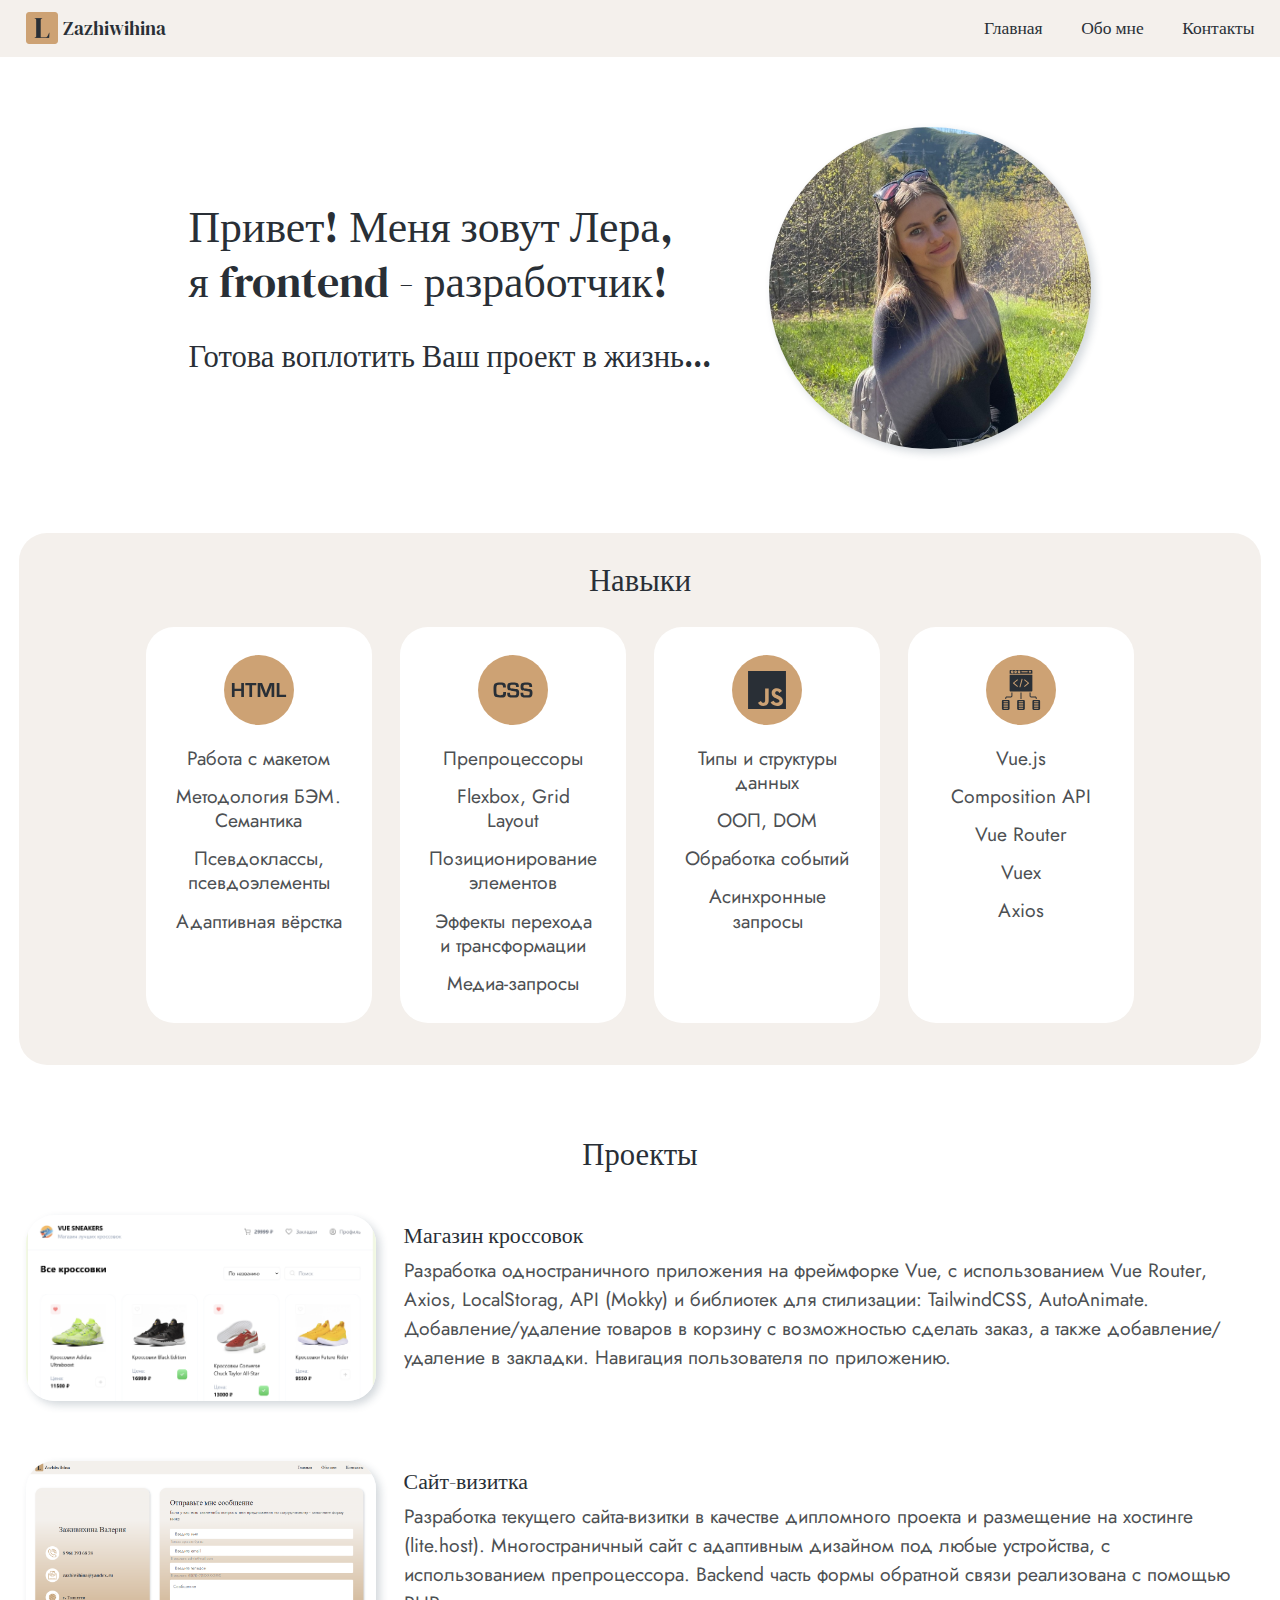
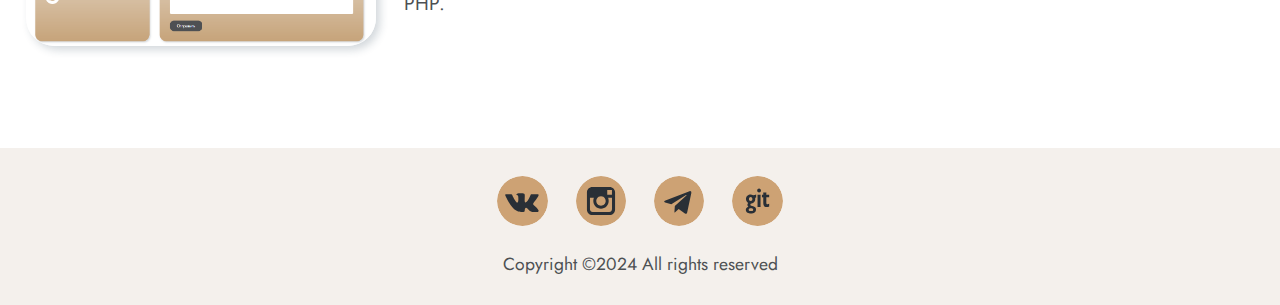
<file: index.html>
<!DOCTYPE html>
<html lang="ru">
  <head>
    <meta charset="UTF-8" />
    <meta name="viewport" content="width=device-width, initial-scale=1.0" />
    <title>Zazhiwihina</title>
    <link
      rel="shortcut icon"
      sizes="32x32"
      href="image/favicon-rounded/favicon.ico"
    />
    <link
      href="https://fonts.googleapis.com/css2?family=DM+Serif+Display&display=swap"
      rel="stylesheet"
    />
    <link
      href="https://fonts.googleapis.com/css2?family=Jost:ital,wght@0,400;0,700;1,400&display=swap"
      rel="stylesheet"
    />
    <link rel="stylesheet" href="style/style.css" />
  </head>
  <body>
    <div class="container__body">
      <header class="header">
        <div class="container-center header_flex">
          <a href="index.html" class="header__link">
            <img
              src="image/favicon-rounded/favicon-32x32.png"
              alt="logo site"
            />Zazhiwihina</a
          >
          <nav class="nav">
            <a href="index.html" class="nav__element">Главная</a>
            <a href="aboutMe.html" class="nav__element">Обо мне</a>
            <a href="contact.html" class="nav__element">Контакты</a>
          </nav>
        </div>
      </header>
      <section class="banner">
        <div class="container-center banner_flex">
          <div class="banner__text">
            <h1 class="banner__text-h1">
              Привет! Меня зовут Лера, я&nbsp;frontend&nbsp;-&nbsp;разработчик!
            </h1>
            <h2 class="banner__text-h2">
              Готова воплотить Ваш проект в жизнь...
            </h2>
          </div>
          <img
            src="image/photoIndex.jpg"
            alt="photo of Valeria"
            class="banner__img"
          />
        </div>
      </section>
      <section class="skill">
        <div class="container-center skill_flex">
          <h2 class="skill__head">Навыки</h2>
          <div class="skill_flex-boxes">
            <a href="aboutMe.html" class="skill__box">
              <img
                src="image/html.svg"
                alt="icon html"
                class="skill__box__icon"
              />
              <ul class="skill__box__list">
                <li class="skill__box__el">Работа с макетом</li>
                <li class="skill__box__el">Методология БЭМ. Семантика</li>
                <li class="skill__box__el">Псевдоклассы, псевдоэлементы</li>
                <li class="skill__box__el">Адаптивная вёрстка</li>
              </ul>
            </a>
            <a href="aboutMe.html" class="skill__box">
              <img
                src="image/css.svg"
                alt="icon css"
                class="skill__box__icon"
              />
              <ul class="skill__box__list">
                <li class="skill__box__el">Препроцессоры</li>
                <li class="skill__box__el">Flexbox, Grid Layout</li>
                <li class="skill__box__el">Позиционирование элементов</li>
                <li class="skill__box__el">Эффекты перехода и трансформации</li>
                <li class="skill__box__el">Медиа-запросы</li>
              </ul>
            </a>
            <a href="aboutMe.html" class="skill__box">
              <img src="image/js.svg" alt="icon js" class="skill__box__icon" />
              <ul class="skill__box__list">
                <li class="skill__box__el">Типы и структуры данных</li>
                <li class="skill__box__el">ООП, DOM</li>
                <li class="skill__box__el">Обработка событий</li>
                <li class="skill__box__el">Асинхронные запросы</li>
              </ul>
            </a>
            <a href="aboutMe.html" class="skill__box">
              <img src="image/vue.svg" alt="icon js" class="skill__box__icon" />
              <ul class="skill__box__list">
                <li class="skill__box__el">Vue.js</li>
                <li class="skill__box__el">Composition API</li>
                <li class="skill__box__el">Vue Router</li>
                <li class="skill__box__el">Vuex</li>
                <li class="skill__box__el">Axios</li>
              </ul>
            </a>
          </div>
        </div>
      </section>
      <section class="work">
        <div class="container-center work_flex">
          <h2 class="work__head">Проекты</h2>
          <div class="work__box_flex">
            <div class="work__box">
              <a
                href="https://github.com/lerochkaz/vue-store"
                class="work__box__link"
              >
                <img
                  src="image/projects/vuesnikers.png"
                  alt="work image"
                  class="work__box-img"
                />
              </a>
              <div class="work__box__text">
                <h3 class="work__box__text-h3">Магазин кроссовок</h3>
                <p class="work__box__text-p">
                  Разработка одностраничного приложения на фреймфорке Vue, с
                  использованием Vue Router, Axios, LocalStorag, API (Mokky) и
                  библиотек для стилизации: TailwindCSS, AutoAnimate.
                  Добавление/удаление товаров в корзину с возможностью сделать
                  заказ, а также добавление/удаление в закладки. Навигация
                  пользователя по приложению.
                </p>
              </div>
            </div>
            <div class="work__box__line"></div>

            <div class="work__box">
              <a
                href="https://github.com/lerochkaz/graduation-project_website"
                class="work__box__link"
              >
                <img
                  src="image/projects/currentSite.png"
                  alt="work image"
                  class="work__box-img"
                />
              </a>
              <div class="work__box__text">
                <h3 class="work__box__text-h3">Сайт-визитка</h3>
                <p class="work__box__text-p">
                  Разработка текущего сайта-визитки в качестве дипломного
                  проекта и размещение на хостинге (lite.host). Многостраничный
                  сайт с адаптивным дизайном под любые устройства, с
                  использованием препроцессора. Backend часть формы обратной
                  связи реализована с помощью PHP.
                </p>
              </div>
            </div>
            <div class="work__box__line"></div>
          </div>
        </div>
      </section>
      <footer class="footer">
        <div class="container-center footer_flex">
          <div class="footer__box">
            <a href="https://vk.com/id187580643" class="footer__box-link">
              <img src="image/vk.svg" alt="icon vk" class="footer__box-icon" />
            </a>
            <a
              href="https://www.instagram.com/lzazhivikhina"
              class="footer__box-link"
            >
              <img
                src="image/instagram.svg"
                alt="icon instagram"
                class="footer__box-icon"
              />
            </a>
            <a href="https://t.me/valeria_zazhiwihina" class="footer__box-link">
              <img
                src="image/telegram.svg"
                alt="icon telegram"
                class="footer__box-icon"
              />
            </a>
            <a href="https://github.com/lerochkaz" class="footer__box-link">
              <img
                src="image/git.svg"
                alt="icon git"
                class="footer__box-icon"
              />
            </a>
          </div>
          <p class="footer__box-text">
            Copyright &copy;2024 All rights reserved
          </p>
        </div>
      </footer>
    </div>
  </body>
</html>
</file>
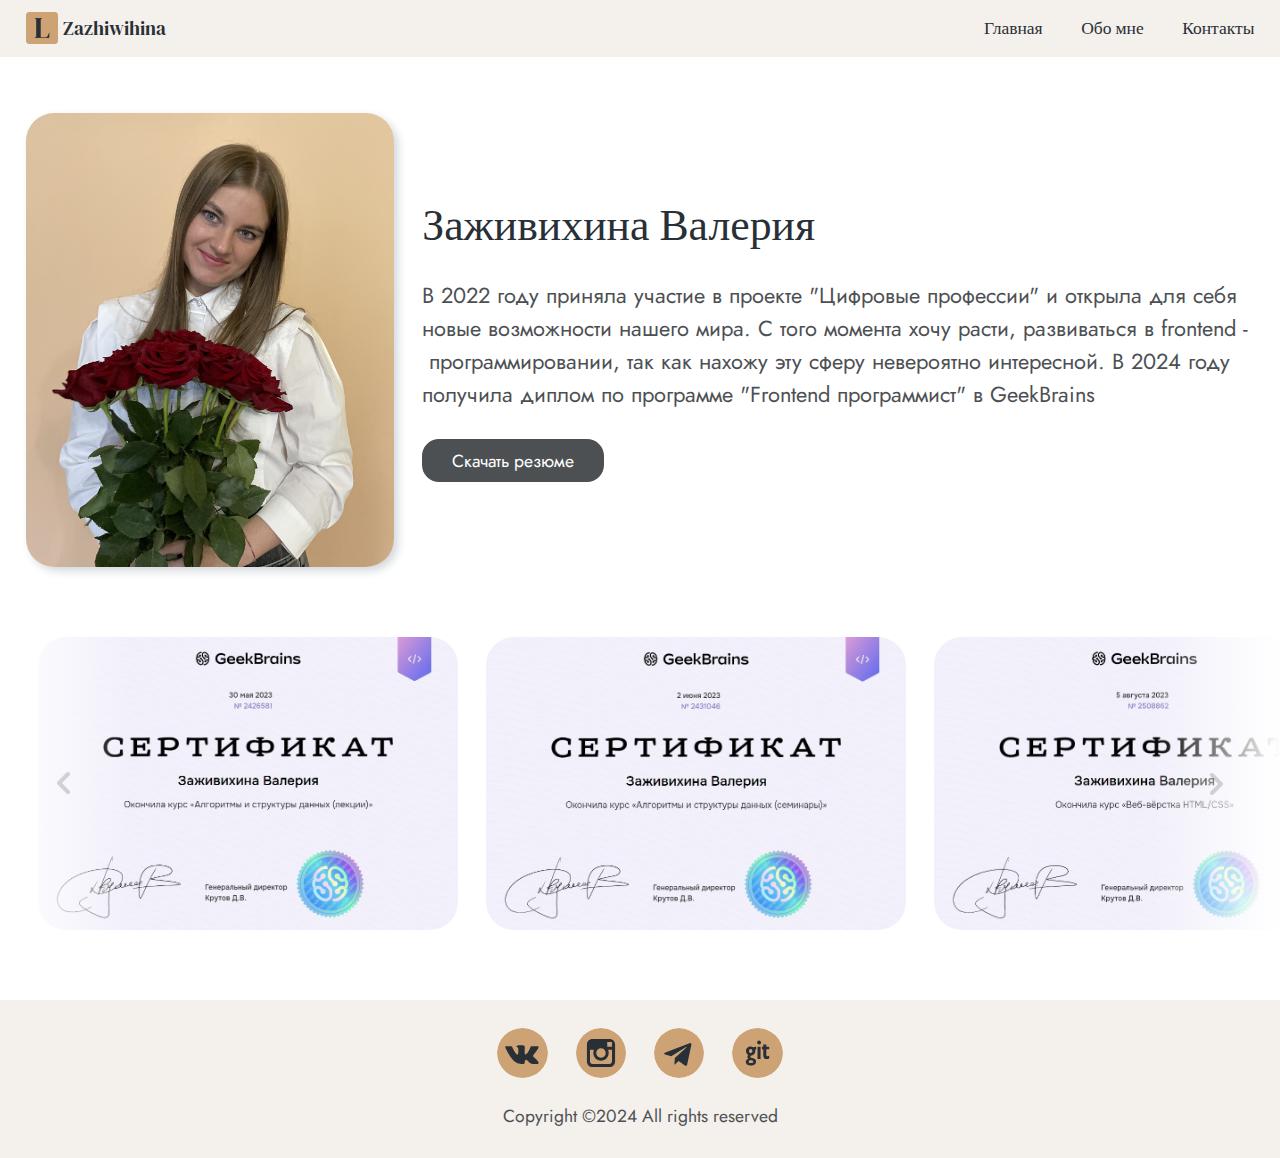
<file: aboutMe.html>
<!DOCTYPE html>
<html lang="ru">
  <head>
    <meta charset="UTF-8" />
    <meta name="viewport" content="width=device-width, initial-scale=1.0" />
    <title>Zazhiwihina. Обо мне</title>
    <link
      rel="shortcut icon"
      sizes="32x32"
      href="image/favicon-rounded/favicon.ico"
    />
    <link
      href="https://fonts.googleapis.com/css2?family=DM+Serif+Display&display=swap"
      rel="stylesheet"
    />
    <link
      href="https://fonts.googleapis.com/css2?family=Jost:ital,wght@0,400;0,700;1,400&display=swap"
      rel="stylesheet"
    />
    <link rel="stylesheet" href="style/style.css" />
  </head>
  <body>
    <div class="container__body">
      <header class="header">
        <div class="container-center header_flex">
          <a href="index.html" class="header__link">
            <img
              src="image/favicon-rounded/favicon-32x32.png"
              alt="logo site"
            />Zazhiwihina</a
          >
          <nav class="nav">
            <a href="index.html" class="nav__element">Главная</a>
            <a href="aboutMe.html" class="nav__element">Обо мне</a>
            <a href="contact.html" class="nav__element">Контакты</a>
          </nav>
        </div>
      </header>
      <section class="about about-padding">
        <div class="container-center about_flex">
          <img
            src="image/photoAboutMe.JPG"
            alt="photo Zazhiwihina Lera"
            class="about__img"
          />
          <div class="about__box">
            <h2 class="about__box-header">Заживихина Валерия</h2>
            <p class="about__box-text">
              В 2022 году приняла участие в проекте "Цифровые профессии" и
              открыла для себя новые возможности нашего мира. С того момента
              хочу расти, развиваться в frontend&nbsp;-&nbsp;программировании,
              так как нахожу эту сферу невероятно интересной. В 2024 году
              получила диплом по программе "Frontend программист" в GeekBrains
            </p>
            <a
              href="file/Resume.Zazhiwihina.pdf"
              download
              class="about__box__button"
              >Скачать резюме
            </a>
          </div>
        </div>
      </section>
      <div class="slider">
        <button class="pre-btn">
          <img src="image/arrow.png" alt="button previous" />
        </button>
        <button class="nxt-btn">
          <img src="image/arrow.png" alt="button next" />
        </button>
        <div class="slider-box">
          <img src="image/certificates/algoritmL.jpg" alt="image 1" />
          <img src="image/certificates/algoritmS.jpg" alt="image 2" />
          <img src="image/certificates/HTML+CSS_START.jpg" alt="image 3" />
          <img src="image/certificates/HTML+CSSL.jpg" alt="image 4" />
          <img src="image/certificates/HTML+CSSS.jpg" alt="image 5" />
          <img src="image/certificates/JS_START.jpg" alt="image 6" />
          <img src="image/certificates/JSECMAL.jpg" alt="image 7" />
          <img src="image/certificates/JSECMAS.jpg" alt="image 8" />
          <img src="image/certificates/JSAPIL.jpg" alt="image 9" />
          <img src="image/certificates/JSAPIS.jpg" alt="image 10" />
          <img src="image/certificates/JSPROL.jpg" alt="image 11" />
          <img src="image/certificates/JSPROS.jpg" alt="image 12" />
          <img src="image/certificates/OOPL.jpg" alt="image 13" />
          <img src="image/certificates/OOPS.jpg" alt="image 14" />
          <img src="image/certificates/VUE.jpg" alt="image 15" />
          <img src="image/certificates/gitL.jpg" alt="image 16" />
          <img src="image/certificates/gitS.jpg" alt="image 17" />
          <img src="image/certificates/exceptionL.jpg" alt="image 18" />
          <img src="image/certificates/exceptionS.jpg" alt="image 19" />
          <img src="image/certificates/testL.jpg" alt="image 20" />
          <img src="image/certificates/testS.jpg" alt="image 21" />
          <img src="image/certificates/SQLL.jpg" alt="image 22" />
          <img src="image/certificates/SQLS.jpg" alt="image 23" />
          <img src="image/certificates/CICD.jpg" alt="image 24" />
        </div>
      </div>
      <footer class="footer">
        <div class="container-center footer_flex">
          <div class="footer__box">
            <a href="https://vk.com/id187580643" class="footer__box-link">
              <img src="image/vk.svg" alt="icon vk" class="footer__box-icon" />
            </a>
            <a
              href="https://www.instagram.com/lzazhivikhina"
              class="footer__box-link"
            >
              <img
                src="image/instagram.svg"
                alt="icon instagram"
                class="footer__box-icon"
              />
            </a>
            <a href="https://t.me/valeria_zazhiwihina" class="footer__box-link">
              <img
                src="image/telegram.svg"
                alt="icon telegram"
                class="footer__box-icon"
              />
            </a>
            <a href="https://github.com/lerochkaz" class="footer__box-link">
              <img
                src="image/git.svg"
                alt="icon git"
                class="footer__box-icon"
              />
            </a>
          </div>
          <p class="footer__box-text">
            Copyright &copy;2024 All rights reserved
          </p>
        </div>
      </footer>
    </div>
    <script src="script/slider.js"></script>
  </body>
</html>
</file>
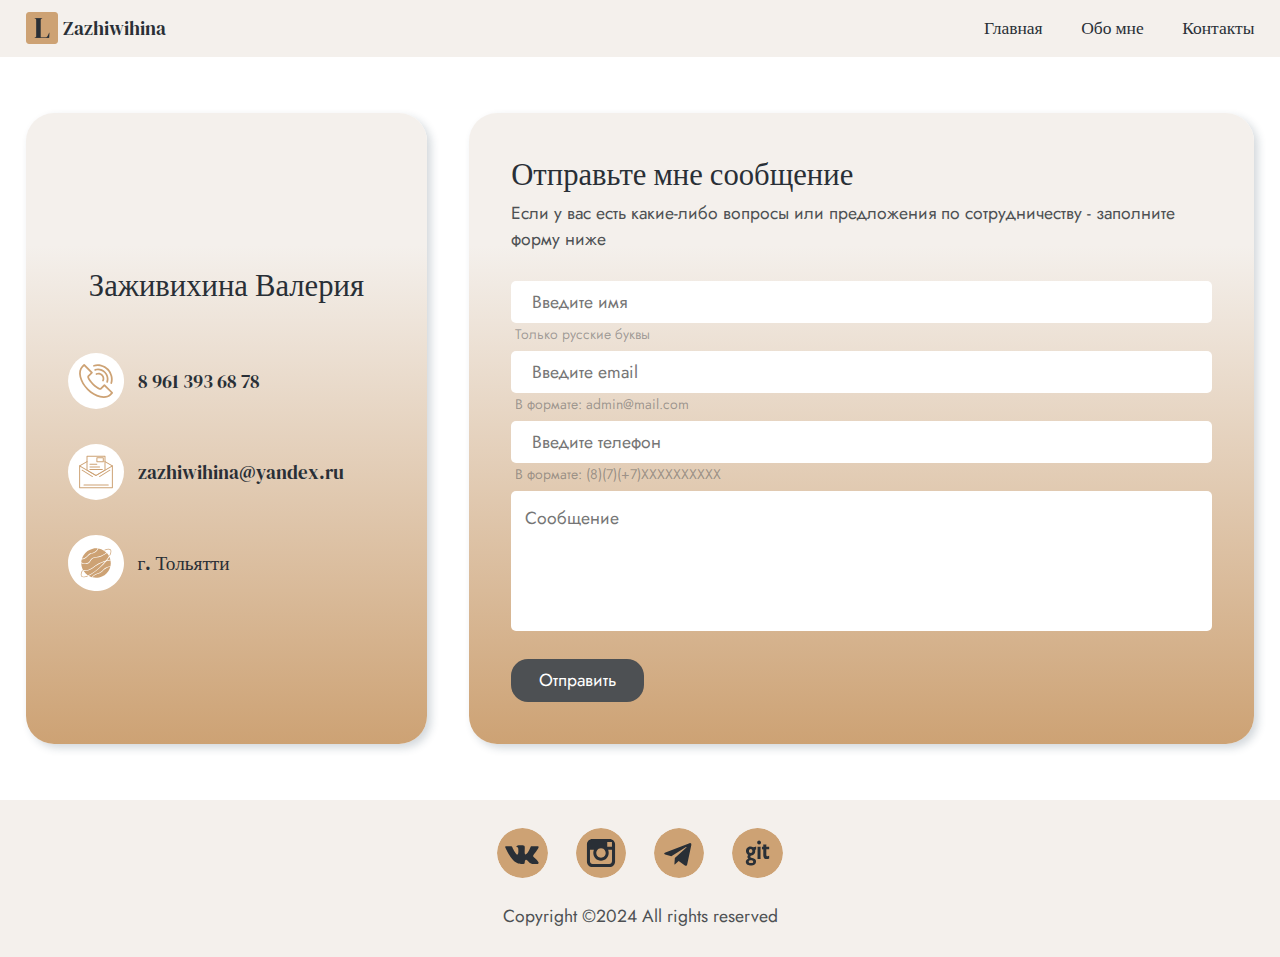
<file: contact.html>
<!DOCTYPE html>
<html lang="ru">
  <head>
    <meta charset="UTF-8" />
    <meta name="viewport" content="width=device-width, initial-scale=1.0" />
    <title>Zazhiwihina. Контакты</title>
    <link
      rel="shortcut icon"
      sizes="32x32"
      href="../image/favicon-rounded/favicon.ico"
    />
    <link
      href="https://fonts.googleapis.com/css2?family=DM+Serif+Display&display=swap"
      rel="stylesheet"
    />
    <link
      href="https://fonts.googleapis.com/css2?family=Jost:ital,wght@0,400;0,700;1,400&display=swap"
      rel="stylesheet"
    />
    <link rel="stylesheet" href="style/style.css" />
  </head>
  <body>
    <div class="container__body">
      <header class="header">
        <div class="container-center header_flex">
          <a href="index.html" class="header__link">
            <img
              src="image/favicon-rounded/favicon-32x32.png"
              alt="logo site"
            />Zazhiwihina</a
          >
          <nav class="nav">
            <a href="index.html" class="nav__element">Главная</a>
            <a href="aboutMe.html" class="nav__element">Обо мне</a>
            <a href="contact.html" class="nav__element">Контакты</a>
          </nav>
        </div>
      </header>
      <div class="connection">
        <div class="container-center connection_flex">
          <div class="contact">
            <h2 class="contact__head">Заживихина Валерия</h2>
            <div class="contact__box">
              <img
                src="image/phone.svg"
                alt="telephone number"
                class="contact__box-icon"
              />
              <h4 class="contact__box-h4">8 961 393 68 78</h4>
            </div>
            <div class="contact__box">
              <img
                src="image/letter.svg"
                alt="e-maile"
                class="contact__box-icon"
              />
              <h4 class="contact__box-h4">zazhiwihina@yandex.ru</h4>
            </div>
            <div class="contact__box">
              <img src="image/world.svg" alt="site" class="contact__box-icon" />
              <h4 class="contact__box-h4">г. Тольятти</h4>
            </div>
          </div>
          <div class="feedback">
            <h2 class="feedback__message">Отправьте мне сообщение</h2>
            <p class="feedback__text">
              Если у вас есть какие-либо вопросы или предложения по
              сотрудничеству - заполните форму ниже
            </p>
            <form action="script/send.php" method="POST" id="form" name="form">
              <div class="input-box">
                <input
                  type="text"
                  placeholder="Введите имя"
                  id="name"
                  name="name"
                  data-reg="^[а-яА-ЯёЁ]+ ?[а-яА-ЯёЁ]+ ?[а-яА-ЯёЁ]+$"
                />
                <label for="name">Только русские буквы</label>
              </div>
              <div class="input-box">
                <input
                  type="text"
                  placeholder="Введите email"
                  id="email"
                  name="email"
                  data-reg="^[-\w.]+@([A-z0-9][-A-z0-9]+\.)+[A-z]{2,4}$"
                />
                <label for="email">В формате: admin@mail.com</label>
              </div>
              <div class="input-box">
                <input
                  type="text"
                  placeholder="Введите телефон"
                  id="phone"
                  name="phone"
                  data-reg="^((\+7|7|8)+([0-9]){10})$"
                />
                <label for="phone">В формате: (8)(7)(+7)ХХХХХХХХХХ</label>
              </div>
              <div class="input-box input-box__message">
                <textarea
                  placeholder="Сообщение"
                  required
                  name="message"
                ></textarea>
              </div>
              <div class="input-button">
                <input
                  type="submit"
                  value="Отправить"
                  id="button"
                  name="button"
                />
              </div>
            </form>
          </div>
        </div>
      </div>

      <footer class="footer">
        <div class="container-center footer_flex">
          <div class="footer__box">
            <a href="https://vk.com/id187580643" class="footer__box-link">
              <img src="image/vk.svg" alt="icon vk" class="footer__box-icon" />
            </a>
            <a
              href="https://www.instagram.com/lzazhivikhina"
              class="footer__box-link"
            >
              <img
                src="image/instagram.svg"
                alt="icon instagram"
                class="footer__box-icon"
              />
            </a>
            <a href="https://t.me/valeria_zazhiwihina" class="footer__box-link">
              <img
                src="image/telegram.svg"
                alt="icon telegram"
                class="footer__box-icon"
              />
            </a>
            <a href="https://github.com/lerochkaz" class="footer__box-link">
              <img
                src="image/git.svg"
                alt="icon git"
                class="footer__box-icon"
              />
            </a>
          </div>
          <p class="footer__box-text">
            Copyright &copy;2024 All rights reserved
          </p>
        </div>
      </footer>
    </div>
    <script src="script/feedback.js"></script>
  </body>
</html>
</file>
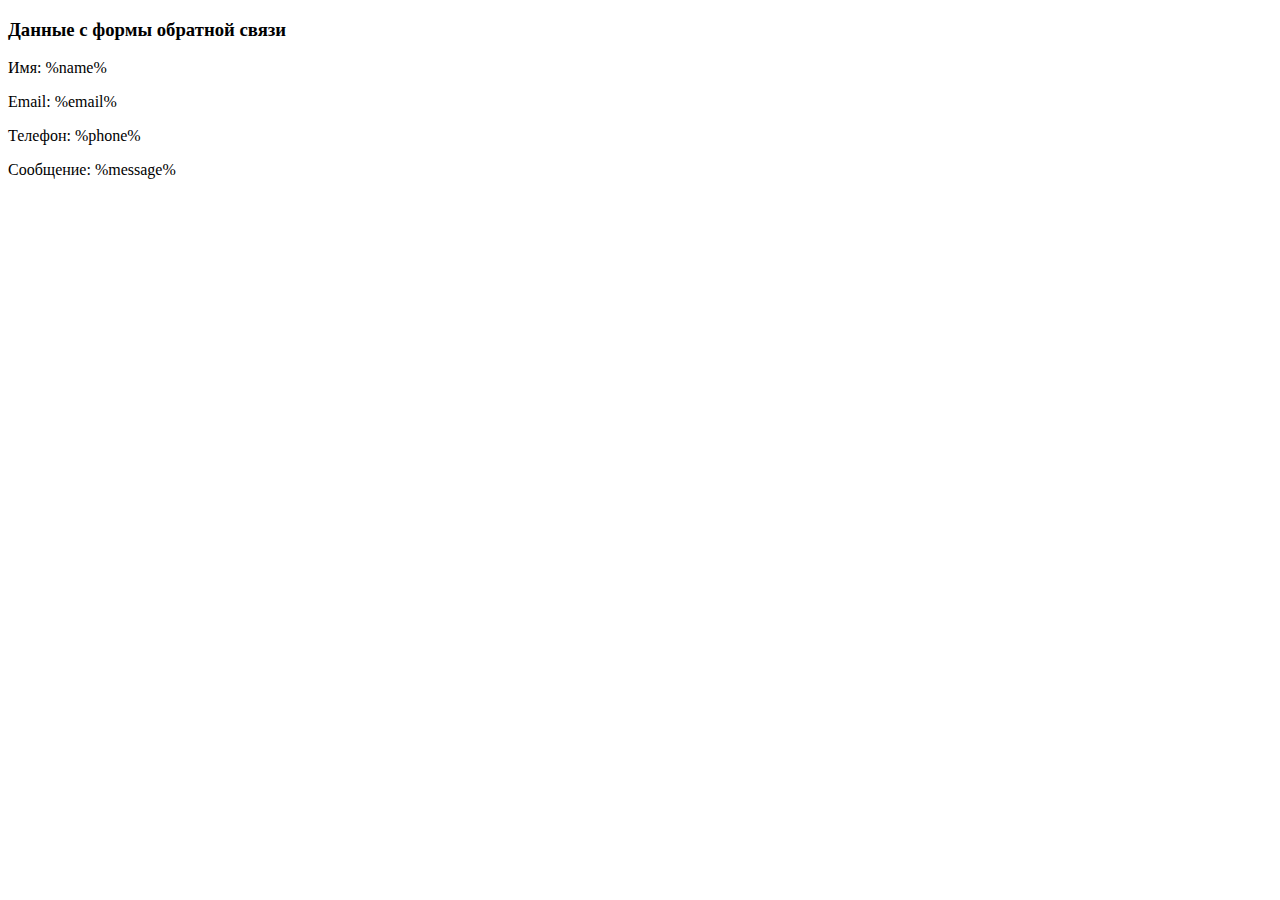
<file: script/templateMail.html>
<!DOCTYPE html>
<html>
  <body>
    <h3>Данные с формы обратной связи</h3>
    <p>Имя: %name%</p>
    <p>Email: %email%</p>
    <p>Телефон: %phone%</p>
    <p>Сообщение: %message%</p>
  </body>
</html>
</file>
<file: style/style.css>
* {
  margin: 0;
  padding: 0;
  border: 0;
  box-sizing: border-box;
  text-decoration: none;
  font-size: 14px;
}

.header {
  background-color: #F4F0EC;
}
.header_flex {
  display: flex;
  justify-content: space-between;
  align-items: center;
}
.header__link {
  font-family: "DM Serif Display";
  font-style: normal;
  font-weight: 400;
  font-size: 1.375rem;
  line-height: 125%;
  color: #292F36;
  display: flex;
  justify-content: center;
  align-items: center;
  padding: 10px 0;
}
.header__link img:first-child {
  padding-right: 0.4rem;
}

.nav__element {
  font-family: "DM Serif Display";
  font-style: normal;
  font-weight: 400;
  font-size: 1.25rem;
  line-height: 125%;
  color: #292F36;
  display: inline-block;
  padding: 1.25rem;
}
.nav__element:last-of-type {
  padding-right: 0;
}
.nav__element:first-of-type {
  padding-left: 0;
}
.nav__element:hover {
  color: #CDA274;
  transition: all 0.3s;
}

.footer {
  display: flex;
  justify-content: space-around;
  align-items: center;
  background-color: #F4F0EC;
  padding: 2rem 0;
}
.footer_flex {
  display: flex;
  flex-direction: column;
  align-items: center;
  justify-content: center;
  gap: 1.5rem;
}
.footer__box {
  display: flex;
  justify-content: space-around;
  align-items: center;
  gap: 2rem;
}
.footer__box-text {
  font-family: "Jost";
  font-style: normal;
  font-weight: 400;
  font-size: 1.25rem;
  line-height: 150%;
  color: #4D5053;
  text-align: center;
}
.footer__box-icon {
  width: 3.6rem;
  border-radius: 50%;
}
.footer__box-icon:hover {
  box-shadow: 4px 4px 8px 0 rgba(34, 60, 80, 0.2);
  transition: all 0.3s;
}

.banner {
  padding: 5rem 0 6rem;
}
.banner_flex {
  display: flex;
  justify-content: center;
  align-items: center;
  gap: 2rem;
}
.banner__text {
  width: 55%;
}
.banner__text-h1 {
  font-family: "DM Serif Display";
  font-style: normal;
  font-weight: 400;
  font-size: 3.125rem;
  line-height: 125%;
  color: #292F36;
  padding-bottom: 2rem;
}
.banner__text-h2 {
  font-family: "DM Serif Display";
  font-style: normal;
  font-weight: 400;
  font-size: 2.19rem;
  line-height: 125%;
  color: #292F36;
}
.banner__img {
  width: 23rem;
  border-radius: 50%;
  box-shadow: 4px 4px 8px 0 rgba(34, 60, 80, 0.2);
}

.skill_flex {
  display: flex;
  flex-direction: column;
  align-items: center;
  background-color: #F4F0EC;
  border-radius: 28px;
  width: 97%;
}
.skill_flex-boxes {
  display: flex;
  justify-content: space-around;
  align-items: center;
  width: 83%;
  gap: 2rem;
  padding: 2rem 0 3rem;
  align-items: stretch;
}
.skill__head {
  font-family: "DM Serif Display";
  font-style: normal;
  font-weight: 400;
  font-size: 2.19rem;
  line-height: 125%;
  color: #292F36;
  padding-top: 2rem;
}
.skill__box {
  display: flex;
  flex-direction: column;
  gap: 1.5rem;
  padding: 2rem 2rem;
  background-color: #FFFFFF;
  border-radius: 28px;
  flex-grow: 1;
  flex-basis: 0;
}
.skill__box:hover {
  box-shadow: 4px 4px 8px 0 rgba(34, 60, 80, 0.2);
  transition: all 0.3s;
}
.skill__box__el {
  font-family: "Jost";
  font-style: "Jost";
  font-weight: 400;
  font-size: 1.375rem;
  line-height: 150%;
  color: #4D5053;
  line-height: 125%;
  list-style-type: none;
  text-align: center;
  padding-bottom: 1rem;
}
.skill__box__el:last-of-type {
  padding-bottom: 0;
}
.skill__box__icon {
  width: 5rem;
  align-self: center;
}

.work_flex {
  display: flex;
  flex-direction: column;
  align-items: center;
  gap: 3rem;
}
.work__head {
  font-family: "DM Serif Display";
  font-style: normal;
  font-weight: 400;
  font-size: 2.19rem;
  line-height: 125%;
  color: #292F36;
  text-align: center;
  padding-top: 5rem;
}
.work__box {
  display: flex;
  justify-content: flex-start;
  gap: 2rem;
}
.work__box_flex {
  display: flex;
  flex-direction: column;
  align-items: stretch;
  gap: 2rem;
  padding-bottom: 5rem;
}
.work__box-img {
  width: 25rem;
  border-radius: 28px;
  box-shadow: 4px 4px 8px 0 rgba(34, 60, 80, 0.2);
}
.work__box__text {
  display: flex;
  flex-direction: column;
  gap: 0.5rem;
  padding-top: 0.5rem;
}
.work__box__text-h3 {
  font-family: "DM Serif Display";
  font-style: normal;
  font-weight: 400;
  font-size: 1.56rem;
  line-height: 125%;
  color: #292F36;
}
.work__box__text-p {
  font-family: "Jost";
  font-style: normal;
  font-weight: 400;
  font-size: 1.375rem;
  line-height: 150%;
  color: #4D5053;
}

.about-padding {
  padding: 4rem 0 5rem;
}
.about_flex {
  display: flex;
  justify-content: flex-start;
  gap: 2rem;
}
.about__img {
  width: 30%;
  border-radius: 28px;
  box-shadow: 4px 4px 8px 0 rgba(34, 60, 80, 0.2);
}
.about__box {
  display: flex;
  flex-direction: column;
  justify-content: center;
  gap: 2rem;
}
.about__box-header {
  font-family: "DM Serif Display";
  font-style: normal;
  font-weight: 400;
  font-size: 3.125rem;
  line-height: 125%;
  color: #292F36;
}
.about__box-text {
  font-family: "Jost";
  font-style: normal;
  font-weight: 400;
  font-size: 1.56rem;
  line-height: 150%;
  color: #4D5053;
}
.about__box__button {
  font-family: "Jost";
  font-style: normal;
  font-weight: 400;
  font-size: 1.25rem;
  line-height: 150%;
  color: #4D5053;
  color: #FFFFFF;
  background-color: #4D5053;
  border-radius: 17px;
  text-align: center;
  padding: 0.6rem 1rem;
  width: 13rem;
}
.about__box__button:hover {
  background-color: #CDA274;
  box-shadow: 4px 4px 8px 0 rgba(34, 60, 80, 0.2);
  transition: all 0.3s;
}

.hidden {
  display: none;
}

.slider {
  position: relative;
  overflow: hidden;
  margin-bottom: 5rem;
}

.slider-box {
  padding: 0 3%;
  display: flex;
  overflow-x: auto;
  scroll-behavior: smooth;
  gap: 2rem;
}
.slider-box img {
  width: 30rem;
  border-radius: 28px;
}
.slider-box::-webkit-scrollbar {
  display: none;
}

.pre-btn,
.nxt-btn {
  border: none;
  width: 10vw;
  height: 100%;
  position: absolute;
  top: 0;
  display: flex;
  justify-content: center;
  align-items: center;
  background: linear-gradient(90deg, rgba(255, 255, 255, 0) 0%, #fff 100%);
  cursor: pointer;
  z-index: 8;
}

.pre-btn {
  left: 0;
  transform: rotate(180deg);
}

.nxt-btn {
  right: 0;
}

.pre-btn img,
.nxt-btn img {
  opacity: 0.2;
}

.pre-btn:hover img,
.nxt-btn:hover img {
  opacity: 1;
}

.connection {
  padding: 4rem 0;
}
.connection_flex {
  display: flex;
  justify-content: space-between;
  align-items: stretch;
  gap: 3rem;
}

.contact {
  background: linear-gradient(0deg, rgb(205, 162, 116), rgb(244, 240, 236) 79%);
  border-radius: 28px;
  box-shadow: 4px 4px 8px 0 rgba(34, 60, 80, 0.2);
  padding: 3rem;
  display: flex;
  flex-direction: column;
  justify-content: center;
  gap: 2.5rem;
}
.contact__head {
  font-family: "DM Serif Display";
  font-style: normal;
  font-weight: 400;
  font-size: 2.19rem;
  line-height: 125%;
  color: #292F36;
  padding-bottom: 1rem;
  text-align: center;
}
.contact__box {
  display: flex;
  align-items: center;
  gap: 1rem;
}
.contact__box-icon {
  width: 4rem;
}
.contact__box-h4 {
  font-family: "DM Serif Display";
  font-style: normal;
  font-weight: 400;
  font-size: 1.375rem;
  line-height: 125%;
  color: #292F36;
}

.feedback {
  background: linear-gradient(0deg, rgb(205, 162, 116), rgb(244, 240, 236) 79%);
  border-radius: 28px;
  box-shadow: 4px 4px 8px 0 rgba(34, 60, 80, 0.2);
  padding: 3rem;
}
.feedback__message {
  font-family: "DM Serif Display";
  font-style: normal;
  font-weight: 400;
  font-size: 2.19rem;
  line-height: 125%;
  color: #292F36;
  padding-bottom: 0.5rem;
}
.feedback__text {
  font-family: "Jost";
  font-style: normal;
  font-weight: 400;
  font-size: 1.25rem;
  line-height: 150%;
  color: #4D5053;
}

.input-box {
  width: 100%;
  height: 3rem;
  margin: 2rem 0;
}
.input-box input, .input-box textarea {
  font-family: "Jost";
  font-style: normal;
  font-weight: 400;
  font-size: 1.25rem;
  line-height: 150%;
  color: #4D5053;
  border-radius: 5px;
  width: 100%;
  height: 100%;
  outline: none;
  padding: 0 1.5rem;
  margin-bottom: 0.06rem;
  background: #FFFFFF;
}
.input-box textarea {
  resize: none;
  padding: 1rem;
}
.input-box label {
  font-family: "Jost";
  font-style: normal;
  font-weight: 400;
  font-size: 1rem;
  line-height: 150%;
  color: #4D5053;
  color: rgba(77, 80, 83, 0.4862745098);
  padding-left: 0.3rem;
}
.input-box__message {
  min-height: 10rem;
}

.input-button input {
  display: inline-block;
  outline: none;
  font-family: "Jost";
  font-style: normal;
  font-weight: 400;
  font-size: 1.25rem;
  line-height: 150%;
  color: #4D5053;
  color: #FFFFFF;
  background-color: #4D5053;
  border-radius: 17px;
  padding: 0.6rem 2rem;
}
.input-button input:hover {
  box-shadow: 4px 4px 8px 0 rgba(34, 60, 80, 0.2);
  transition: all 0.3s;
  background-color: #595b5e;
}

@media (min-width: 1250px) {
  .banner__text {
    width: 45%;
  }
  .contact {
    width: 35%;
  }
}
@media (max-width: 1024px) {
  * {
    font-size: 12px;
  }
}
@media (max-width: 768px) {
  * {
    font-size: 8px;
  }
  .work__box-img {
    width: 40vw;
  }
  .skill_flex-boxes {
    width: 90%;
  }
  .skill__box {
    gap: 0.7rem;
    padding: 1.5rem 2rem;
  }
}
@media (max-width: 540px) {
  * {
    font-size: 14px;
  }
  .header_flex {
    flex-direction: column;
  }
  .nav__element {
    padding: 0.8rem;
  }
  .banner {
    padding: 4rem 0 6rem;
  }
  .banner_flex {
    flex-direction: column-reverse;
    gap: 0rem;
  }
  .banner__text {
    width: 97%;
    text-align: center;
    padding-top: 4rem;
  }
  .banner__text-h1 {
    font-family: "DM Serif Display";
    font-style: normal;
    font-weight: 400;
    font-size: 2.19rem;
    line-height: 125%;
    color: #292F36;
  }
  .banner__text-h2 {
    font-family: "DM Serif Display";
    font-style: normal;
    font-weight: 400;
    font-size: 1.56rem;
    line-height: 125%;
    color: #292F36;
  }
  .skill_flex-boxes {
    flex-direction: column;
  }
  .skill__box {
    padding: 2rem 3rem;
  }
  .work__head {
    gap: 6rem;
  }
  .work_flex {
    gap: 3rem;
  }
  .work__box {
    flex-direction: column;
    justify-content: center;
    align-items: center;
  }
  .work__box__line {
    border-top: 2px solid #F4F0EC;
    align-items: center;
    width: 98%;
    padding-bottom: 2rem;
  }
  .work__box_flex {
    gap: 3rem;
  }
  .work__box-img {
    width: 98%;
  }
  .about-padding {
    padding: 3rem 0 5rem;
  }
  .about_flex {
    flex-direction: column;
    align-items: center;
  }
  .about__box {
    text-align: center;
    align-items: center;
  }
  .about__img {
    width: 100%;
  }
  .blog {
    padding: 6rem 0;
  }
  .blog_flex {
    width: 85vw;
  }
  .connection {
    padding: 3rem 0;
  }
  .connection_flex {
    flex-direction: column;
    gap: 3rem;
  }
  .connection .contact, .connection .feedback {
    max-width: 98%;
    padding: 3.5rem 2rem;
  }
}
.container__body {
  display: flex;
  flex-direction: column;
}
.container-center {
  max-width: 1440px;
  margin: 0 auto;
  padding: 0 2%;
}/*# sourceMappingURL=style.css.map */
</file>
